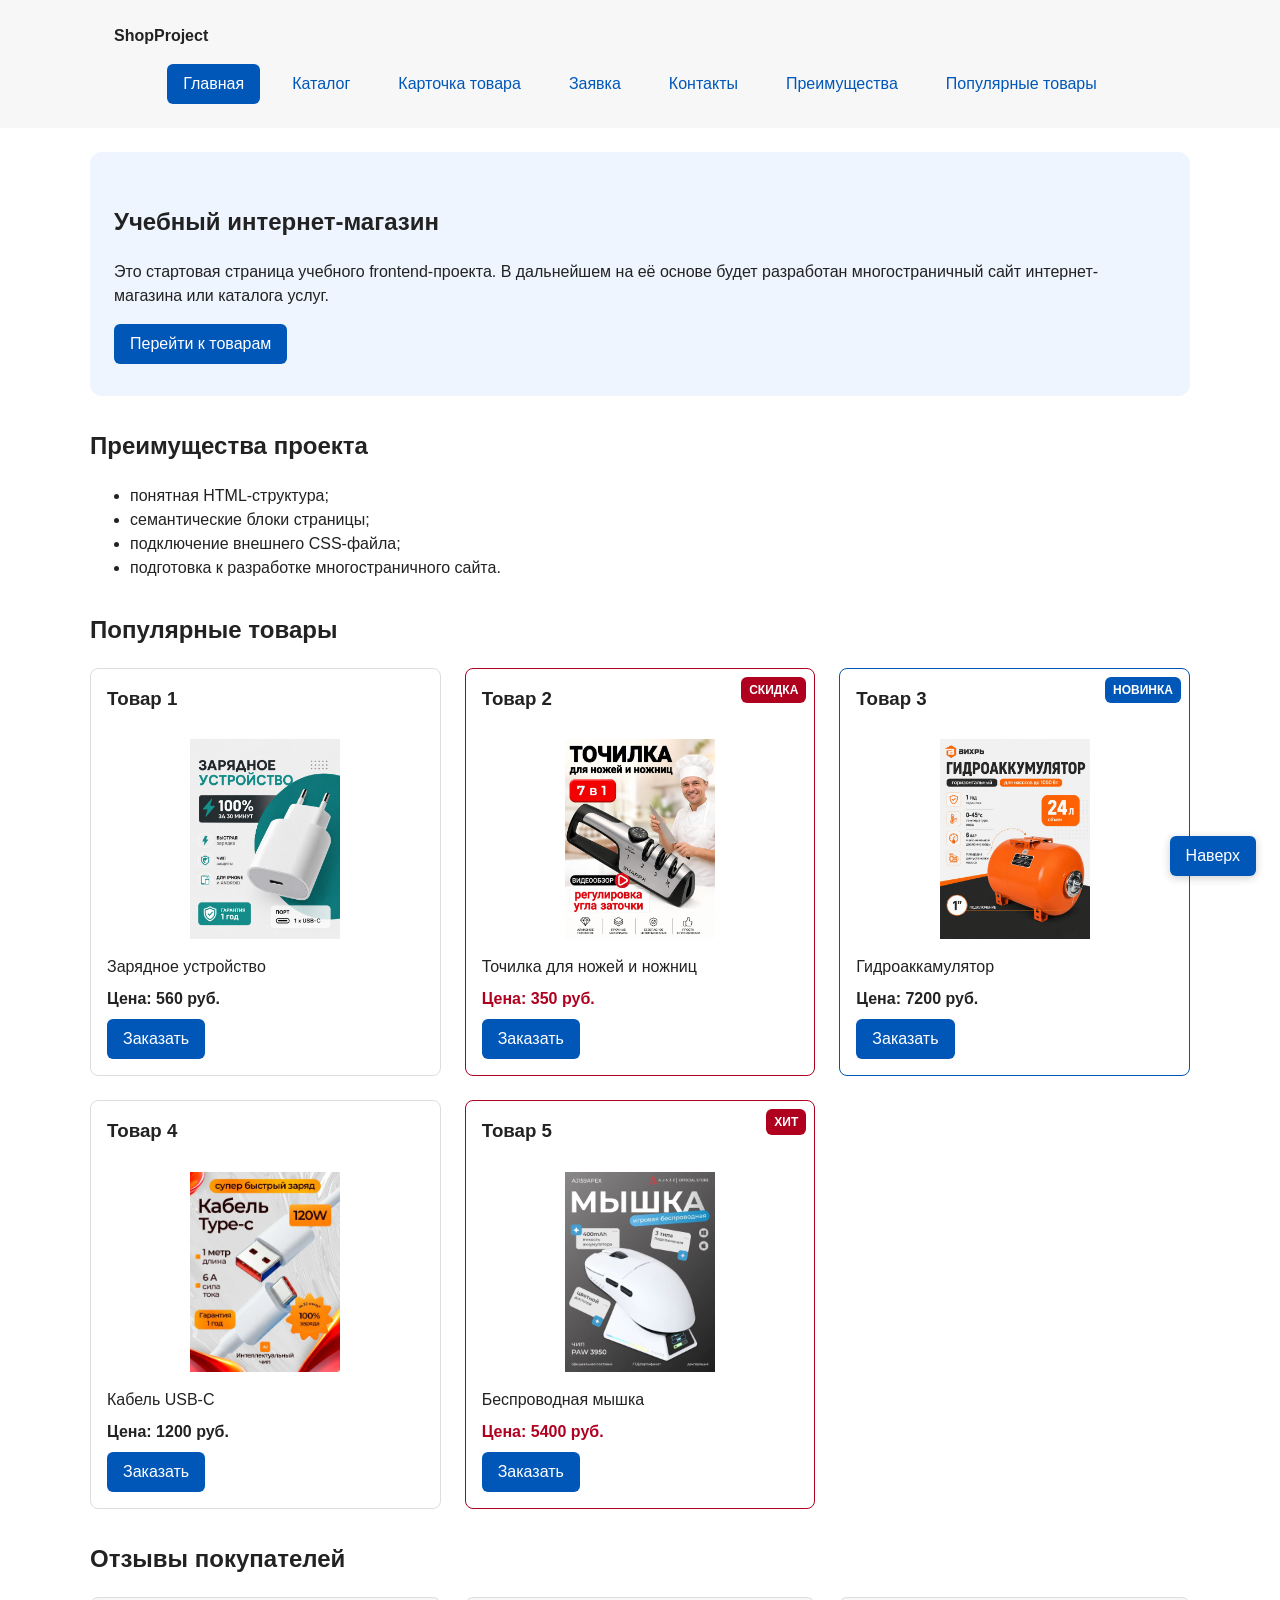
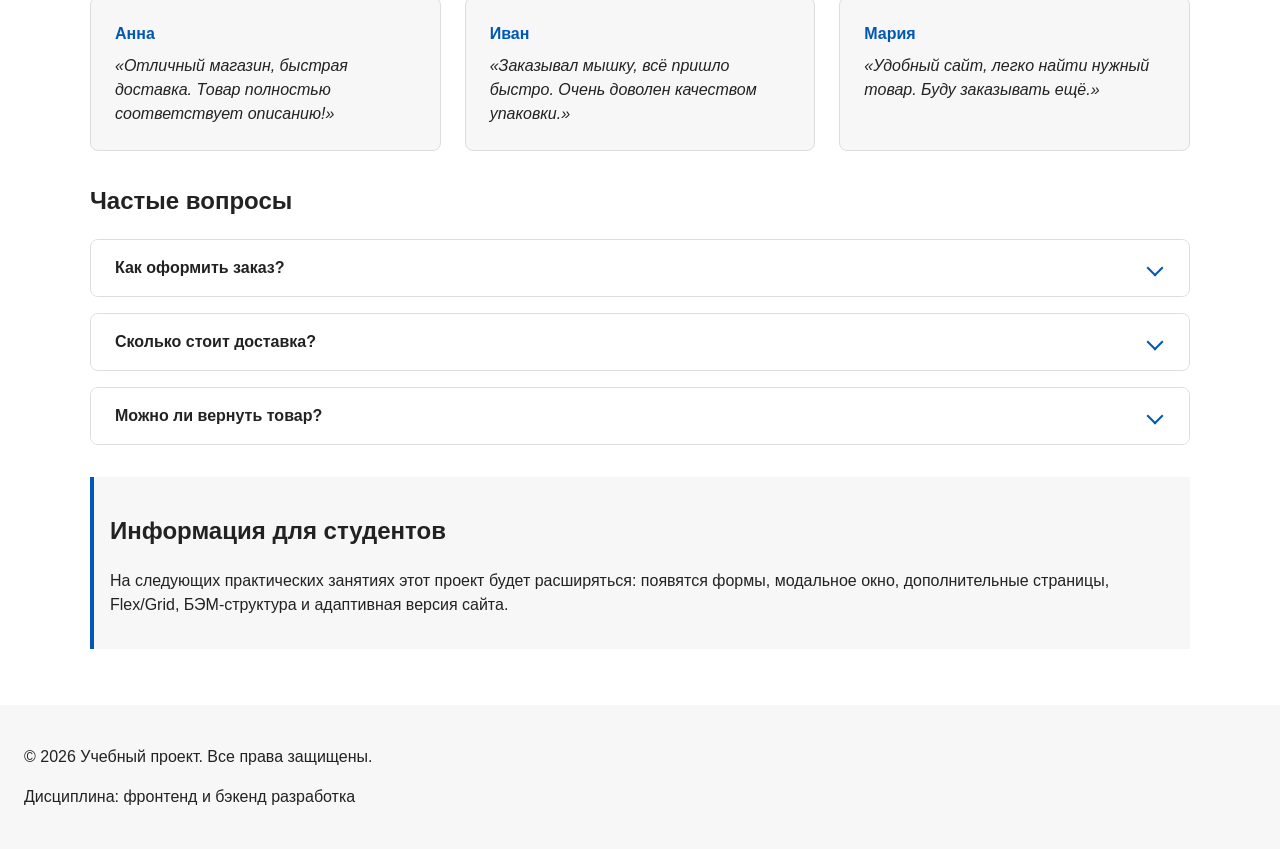
<file: index.html>
<!DOCTYPE html>
<html lang="ru">
<head>
  <meta charset="UTF-8">
  <meta name="viewport" content="width=device-width, initial-scale=1.0">
  <meta name="description" content="Учебный интернет-магазин — стартовая страница проекта.">
  <title>Учебный интернет-магазин</title>
  <link rel="stylesheet" href="css/style.css">
  <script src="js/main.js" defer></script>
</head>
<body>

  <header class="site-header">
    <div class="site-header__inner">
      <a class="site-header__logo" href="index.html">ShopProject</a>

      <nav class="site-nav" aria-label="Основная навигация">
        <ul class="site-nav__list">
          <li class="site-nav__item"><a class="site-nav__link site-nav__link--active" href="index.html">Главная</a></li>
          <li class="site-nav__item"><a class="site-nav__link" href="catalog.html">Каталог</a></li>
          <li class="site-nav__item"><a class="site-nav__link" href="product.html">Карточка товара</a></li>
          <li class="site-nav__item"><a class="site-nav__link" href="order.html">Заявка</a></li>
          <li class="site-nav__item"><a class="site-nav__link" href="contacts.html">Контакты</a></li>
          <li class="site-nav__item"><a class="site-nav__link" href="index.html#advantages">Преимущества</a></li>
          <li class="site-nav__item"><a class="site-nav__link" href="index.html#popular">Популярные товары</a></li>
        </ul>
      </nav>
    </div>
  </header>

  <main>

    <section class="hero">
      <h1>Учебный интернет-магазин</h1>
      <p>
        Это стартовая страница учебного frontend-проекта.
        В дальнейшем на её основе будет разработан многостраничный сайт
        интернет-магазина или каталога услуг.
      </p>
      <a class="button button--primary" href="#popular">Перейти к товарам</a>
    </section>

    <section class="section" id="advantages">
      <h2>Преимущества проекта</h2>

      <ul class="advantages-list">
        <li>понятная HTML-структура;</li>
        <li>семантические блоки страницы;</li>
        <li>подключение внешнего CSS-файла;</li>
        <li>подготовка к разработке многостраничного сайта.</li>
      </ul>
    </section>

    <section class="section" id="popular">
      <h2>Популярные товары</h2>

      <div class="products-grid">

        <article class="product-card">
          <h3 class="product-card__title">Товар 1</h3>
          <img src="images/product-1.jpg" alt="Товар 1" class="product-card__image">
          <p class="product-card__description">Зарядное устройство</p>
          <p class="product-card__price">Цена: 560 руб.</p>
          <button class="button button--primary product-card__button" type="button" data-product="Товар 1">
            Заказать
          </button>
        </article>

        <article class="product-card product-card--discount">
          <span class="product-card__badge">Скидка</span>
          <h3 class="product-card__title">Товар 2</h3>
          <img src="images/product-2.jpg" alt="Товар 2" class="product-card__image">
          <p class="product-card__description">Точилка для ножей и ножниц</p>
          <p class="product-card__price">Цена: 350 руб.</p>
          <button class="button button--primary product-card__button" type="button" data-product="Товар 2">
            Заказать
          </button>
        </article>

        <article class="product-card product-card--featured">
          <span class="product-card__badge">Новинка</span>
          <h3 class="product-card__title">Товар 3</h3>
          <img src="images/product-3.jpg" alt="Товар 3" class="product-card__image">
          <p class="product-card__description">Гидроаккамулятор</p>
          <p class="product-card__price">Цена: 7200 руб.</p>
          <button class="button button--primary product-card__button" type="button" data-product="Товар 3">
            Заказать
          </button>
        </article>

        <!-- Новый товар 4 -->
        <article class="product-card">
          <h3 class="product-card__title">Товар 4</h3>
          <img src="images/product-4.jpg" alt="Товар 4" class="product-card__image">
          <p class="product-card__description">Кабель USB-C</p>
          <p class="product-card__price">Цена: 1200 руб.</p>
          <button class="button button--primary product-card__button" type="button" data-product="Товар 4">
            Заказать
          </button>
        </article>

        <!-- Новый товар 5 -->
        <article class="product-card product-card--discount">
          <span class="product-card__badge">Хит</span>
          <h3 class="product-card__title">Товар 5</h3>
          <img src="images/product-5.jpg" alt="Товар 5" class="product-card__image">
          <p class="product-card__description">Беспроводная мышка</p>
          <p class="product-card__price">Цена: 5400 руб.</p>
          <button class="button button--primary product-card__button" type="button" data-product="Товар 5">
            Заказать
          </button>
        </article>

      </div>
    </section>

    <!-- Блок Отзывы на главной -->
    <section class="section" id="reviews">
      <h2>Отзывы покупателей</h2>
      <div class="reviews-grid">
        <article class="review-card">
          <p class="review-card__author">Анна</p>
          <p class="review-card__text">«Отличный магазин, быстрая доставка. Товар полностью соответствует описанию!»</p>
        </article>
        <article class="review-card">
          <p class="review-card__author">Иван</p>
          <p class="review-card__text">«Заказывал мышку, всё пришло быстро. Очень доволен качеством упаковки.»</p>
        </article>
        <article class="review-card">
          <p class="review-card__author">Мария</p>
          <p class="review-card__text">«Удобный сайт, легко найти нужный товар. Буду заказывать ещё.»</p>
        </article>
      </div>
    </section>

    <!-- Блок FAQ -->
    <section class="faq" id="faq">
      <h2>Частые вопросы</h2>
      <div class="faq__list">
        
        <details class="faq__item">
          <summary class="faq__question">Как оформить заказ?</summary>
          <div class="faq__answer">
            <p>Выберите товар в каталоге, нажмите «Заказать» или «Оформить заявку», заполните форму и отправьте её.</p>
          </div>
        </details>

        <details class="faq__item">
          <summary class="faq__question">Сколько стоит доставка?</summary>
          <div class="faq__answer">
            <p>Доставка по городу бесплатная при заказе от 2000 рублей. В другие регионы — по тарифам почты.</p>
          </div>
        </details>

        <details class="faq__item">
          <summary class="faq__question">Можно ли вернуть товар?</summary>
          <div class="faq__answer">
            <p>Да, в течение 14 дней после получения, если товар не был в использовании и сохранена упаковка.</p>
          </div>
        </details>

      </div>
    </section>

    <aside class="aside-info">
      <h2>Информация для студентов</h2>
      <p>
        На следующих практических занятиях этот проект будет расширяться:
        появятся формы, модальное окно, дополнительные страницы,
        Flex/Grid, БЭМ-структура и адаптивная версия сайта.
      </p>
    </aside>

  </main>

  <footer id="contacts">
    <p>&copy; 2026 Учебный проект. Все права защищены.</p>
    <p>Дисциплина: фронтенд и бэкенд разработка</p>
  </footer>

  <dialog class="order-dialog" id="order-dialog" aria-labelledby="order-dialog-title">
    <!-- Модалка остается без изменений -->
    <h2 class="order-dialog__title" id="order-dialog-title">Оформление заявки</h2>
    <form class="order-form" id="order-form" action="#" method="post" novalidate>
      <input id="selected-product" name="selected-product" type="hidden">
      <div class="order-form__field">
        <label class="order-form__label" for="order-name">Имя</label>
        <input class="order-form__input" id="order-name" name="name" type="text" placeholder="Введите ваше имя" minlength="2" autocomplete="given-name" required>
      </div>
      <div class="order-form__field">
        <label class="order-form__label" for="order-email">E-mail</label>
        <input class="order-form__input" id="order-email" name="email" type="email" placeholder="example@mail.ru" autocomplete="email" required>
      </div>
      <div class="order-form__field">
        <label class="order-form__label" for="order-phone">Телефон</label>
        <input class="order-form__input" id="order-phone" name="phone" type="tel" inputmode="tel" placeholder="+7 (900) 000-00-00" pattern="^\+7 \(\d{3}\) \d{3}-\d{2}-\d{2}$" required>
        <small>Формат: +7 (900) 000-00-00</small>
      </div>
      <div class="order-form__field">
        <label class="order-form__label" for="order-date">Дата связи</label>
        <input class="order-form__input" id="order-date" name="date" type="date">
      </div>
      <div class="order-form__field">
        <label class="order-form__label" for="order-topic">Тема заявки</label>
        <select class="order-form__select" id="order-topic" name="topic" required>
          <option value="">Выберите тему</option>
          <option value="product">Заказ товара</option>
          <option value="consultation">Консультация</option>
          <option value="delivery">Доставка</option>
        </select>
      </div>
      <div class="order-form__field">
        <label class="order-form__label" for="order-comment">Комментарий</label>
        <textarea class="order-form__textarea" id="order-comment" name="comment" rows="4" placeholder="Укажите дополнительную информацию"></textarea>
      </div>
      <div class="order-form__field order-form__field--checkbox">
        <label class="order-form__label">
          <input id="order-agreement" name="agreement" type="checkbox" required>
          Я согласен на обработку данных
        </label>
      </div>
      <div class="order-form__actions">
        <button class="button button--secondary" type="button" id="close-order-dialog">Закрыть</button>
        <button class="button button--primary" type="submit">Отправить заявку</button>
      </div>
    </form>
  </dialog>

  <p class="success-message" id="success-message" hidden>
    Форма успешно отправлена!
  </p>

  <a class="to-top" href="#" aria-label="Наверх">Наверх</a>

</body>
</html>
</file>
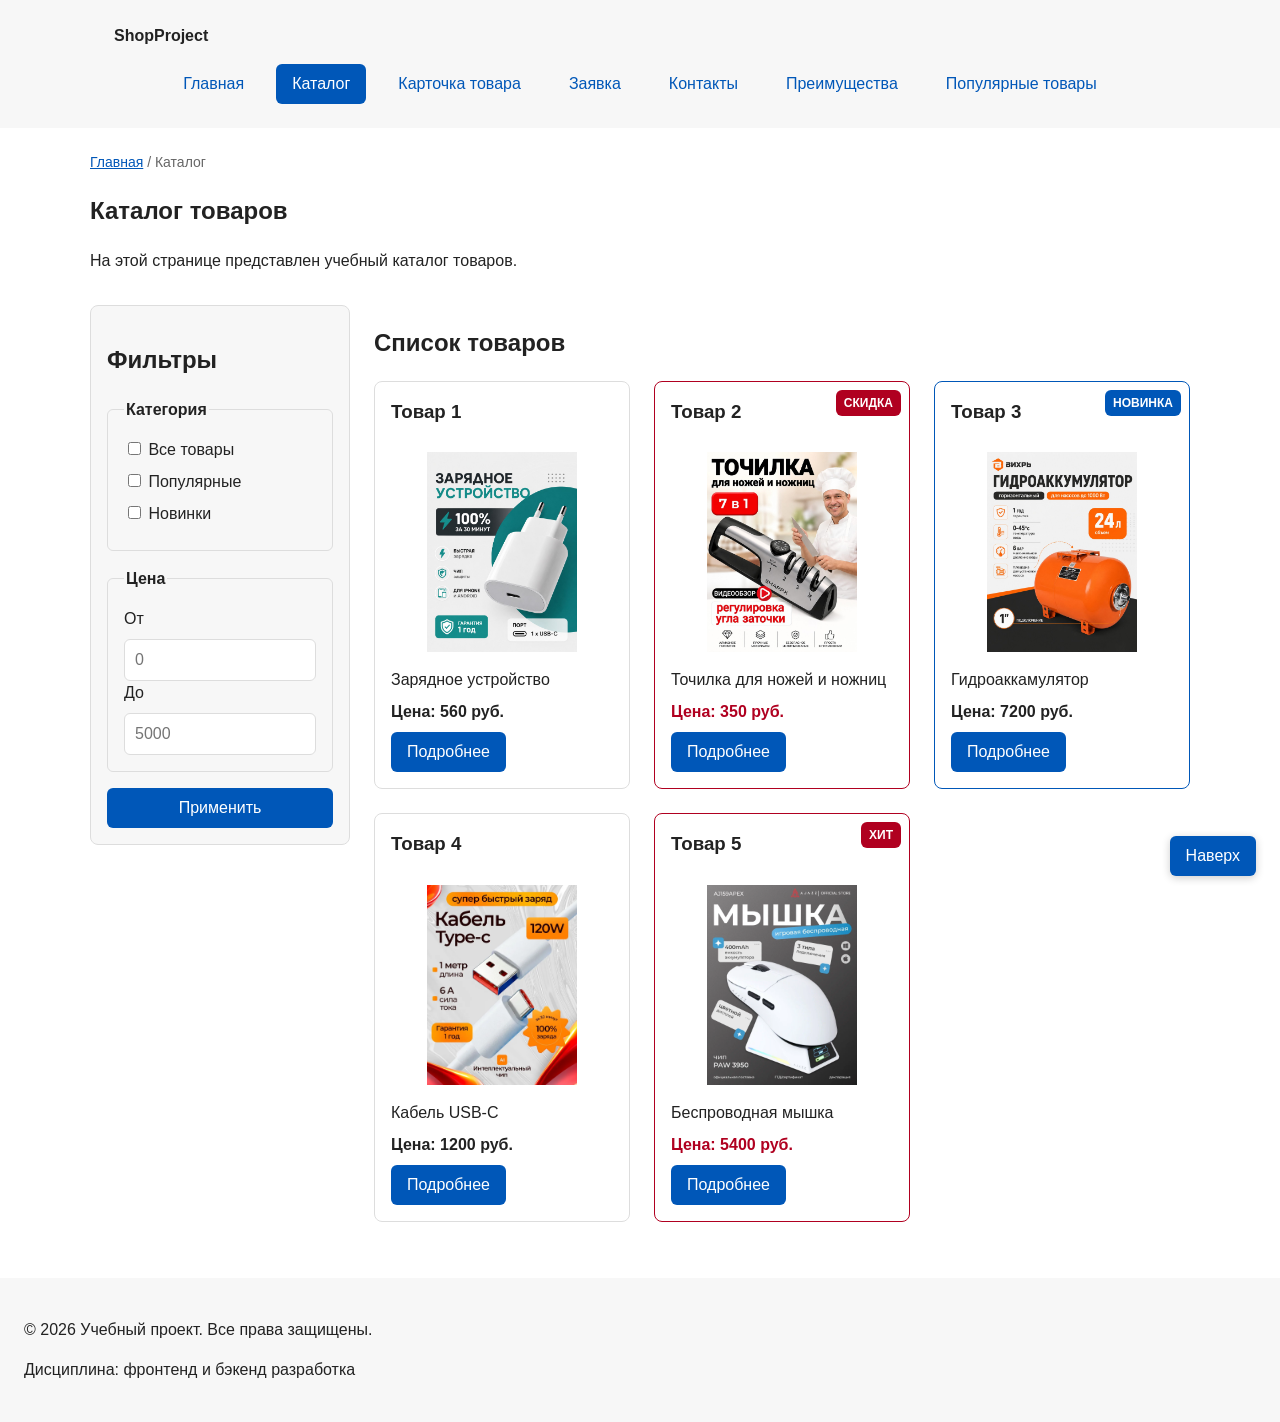
<file: catalog.html>
<!DOCTYPE html>
<html lang="ru">
<head>
  <meta charset="UTF-8">
  <meta name="viewport" content="width=device-width, initial-scale=1.0">
  <meta name="description" content="Каталог товаров учебного интернет-магазина.">
  <title>Каталог товаров – Учебный интернет-магазин</title>
  <link rel="stylesheet" href="css/style.css">
</head>
<body>

  <header class="site-header">
    <div class="site-header__inner">
      <a class="site-header__logo" href="index.html">ShopProject</a>
      <nav class="site-nav" aria-label="Основная навигация">
        <ul class="site-nav__list">
          <li class="site-nav__item"><a class="site-nav__link" href="index.html">Главная</a></li>
          <li class="site-nav__item"><a class="site-nav__link site-nav__link--active" href="catalog.html">Каталог</a></li>
          <li class="site-nav__item"><a class="site-nav__link" href="product.html">Карточка товара</a></li>
          <li class="site-nav__item"><a class="site-nav__link" href="order.html">Заявка</a></li>
          <li class="site-nav__item"><a class="site-nav__link" href="contacts.html">Контакты</a></li>
          <li class="site-nav__item"><a class="site-nav__link" href="index.html#advantages">Преимущества</a></li>
          <li class="site-nav__item"><a class="site-nav__link" href="index.html#popular">Популярные товары</a></li>
        </ul>
      </nav>
    </div>
  </header>

  <main>

    <nav class="breadcrumbs" aria-label="Хлебные крошки">
      <a class="breadcrumbs__link" href="index.html">Главная</a>
      <span class="breadcrumbs__current">Каталог</span>
    </nav>

    <section class="section">
      <h1>Каталог товаров</h1>
      <p>На этой странице представлен учебный каталог товаров.</p>
    </section>

    <section class="catalog-layout">

      <aside class="catalog-filters">
        <h2>Фильтры</h2>
        <form class="filters-form" action="#" method="get">
          <fieldset>
            <legend>Категория</legend>
            <label><input type="checkbox" name="category" value="all"> Все товары</label>
            <label><input type="checkbox" name="category" value="popular"> Популярные</label>
            <label><input type="checkbox" name="category" value="new"> Новинки</label>
          </fieldset>
          <fieldset>
            <legend>Цена</legend>
            <label for="price-from">От</label>
            <input id="price-from" name="price-from" type="number" min="0" placeholder="0">
            <label for="price-to">До</label>
            <input id="price-to" name="price-to" type="number" min="0" placeholder="5000">
          </fieldset>
          <button class="button button--primary" type="submit">Применить</button>
        </form>
      </aside>

      <section class="catalog-products">
        <h2>Список товаров</h2>
        <div class="products-grid">

          <article class="product-card">
            <h3 class="product-card__title">Товар 1</h3>
            <img src="images/product-1.jpg" alt="Товар 1" class="product-card__image">
            <p class="product-card__description">Зарядное устройство</p>
            <p class="product-card__price">Цена: 560 руб.</p>
            <a class="button button--primary product-card__button" href="product.html">Подробнее</a>
          </article>

          <article class="product-card product-card--discount">
            <span class="product-card__badge">Скидка</span>
            <h3 class="product-card__title">Товар 2</h3>
            <img src="images/product-2.jpg" alt="Товар 2" class="product-card__image">
            <p class="product-card__description">Точилка для ножей и ножниц</p>
            <p class="product-card__price">Цена: 350 руб.</p>
            <a class="button button--primary product-card__button" href="product.html">Подробнее</a>
          </article>

          <article class="product-card product-card--featured">
            <span class="product-card__badge">Новинка</span>
            <h3 class="product-card__title">Товар 3</h3>
            <img src="images/product-3.jpg" alt="Товар 3" class="product-card__image">
            <p class="product-card__description">Гидроаккамулятор</p>
            <p class="product-card__price">Цена: 7200 руб.</p>
            <a class="button button--primary product-card__button" href="product.html">Подробнее</a>
          </article>

          <!-- Новый товар 4 -->
          <article class="product-card">
            <h3 class="product-card__title">Товар 4</h3>
            <img src="images/product-4.jpg" alt="Товар 4" class="product-card__image">
            <p class="product-card__description">Кабель USB-C</p>
            <p class="product-card__price">Цена: 1200 руб.</p>
            <a class="button button--primary product-card__button" href="product.html">Подробнее</a>
          </article>

          <!-- Новый товар 5 -->
          <article class="product-card product-card--discount">
            <span class="product-card__badge">Хит</span>
            <h3 class="product-card__title">Товар 5</h3>
            <img src="images/product-5.jpg" alt="Товар 5" class="product-card__image">
            <p class="product-card__description">Беспроводная мышка</p>
            <p class="product-card__price">Цена: 5400 руб.</p>
            <a class="button button--primary product-card__button" href="product.html">Подробнее</a>
          </article>

        </div>
      </section>
    </section>
  </main>

  <footer id="contacts">
    <p>&copy; 2026 Учебный проект. Все права защищены.</p>
    <p>Дисциплина: фронтенд и бэкенд разработка</p>
  </footer>

  <a class="to-top" href="#" aria-label="Наверх">Наверх</a>
</body>
</html>
</file>
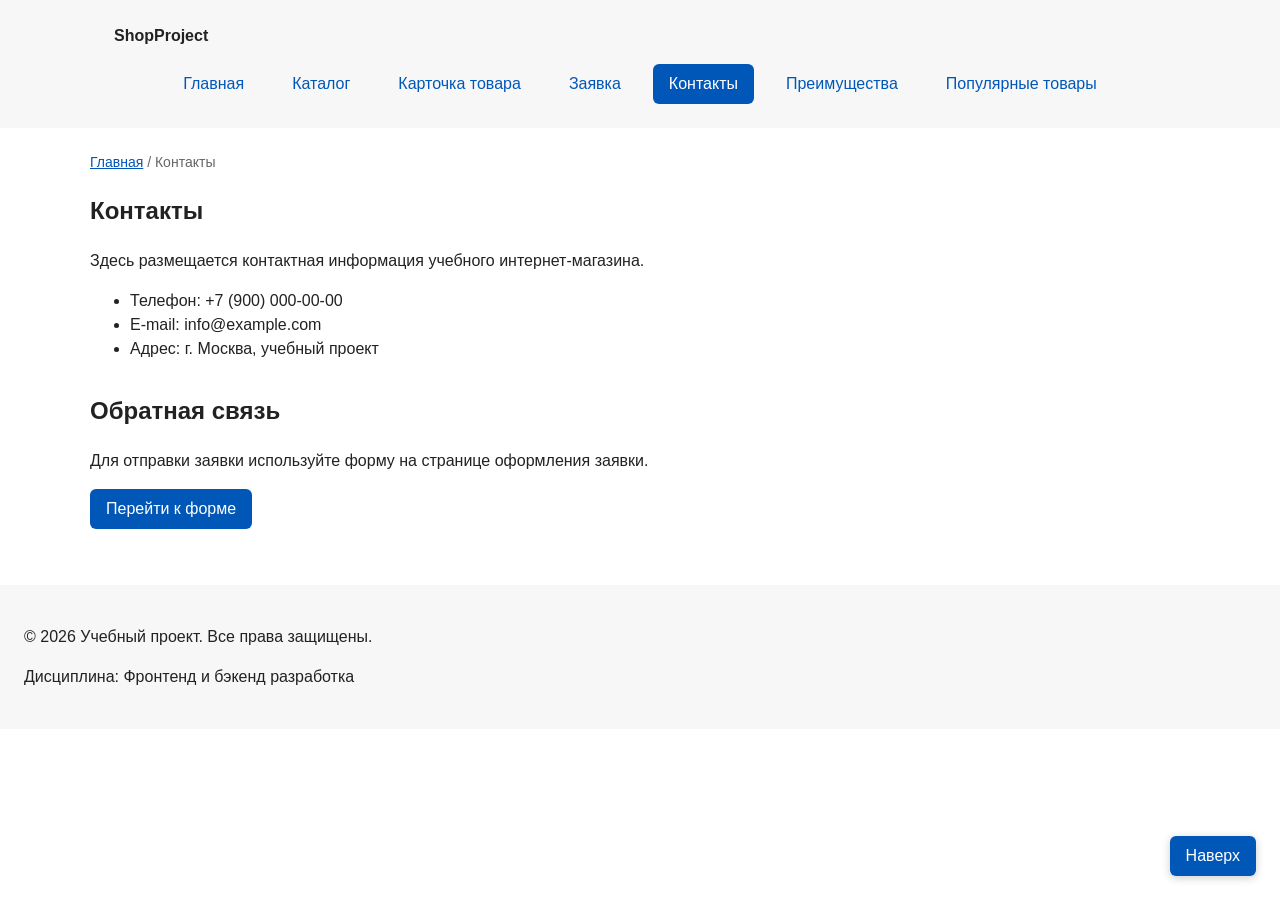
<file: contacts.html>
<!DOCTYPE html>
<html lang="ru">
<head>
  <meta charset="UTF-8">
  <meta name="viewport" content="width=device-width, initial-scale=1.0">
  <meta name="description" content="Контактная информация учебного интернет-магазина.">
  <title>Контакты – Учебный интернет-магазин</title>
  <link rel="stylesheet" href="css/style.css">
</head>
<body>

  <header class="site-header">
    <div class="site-header__inner">
      <a class="site-header__logo" href="index.html">ShopProject</a>

      <nav class="site-nav" aria-label="Основная навигация">
        <ul class="site-nav__list">
          <li class="site-nav__item"><a class="site-nav__link" href="index.html">Главная</a></li>
          <li class="site-nav__item"><a class="site-nav__link" href="catalog.html">Каталог</a></li>
          <li class="site-nav__item"><a class="site-nav__link" href="product.html">Карточка товара</a></li>
          <li class="site-nav__item"><a class="site-nav__link" href="order.html">Заявка</a></li>
          <li class="site-nav__item"><a class="site-nav__link site-nav__link--active" href="contacts.html">Контакты</a></li>
          <li class="site-nav__item"><a class="site-nav__link" href="index.html#advantages">Преимущества</a></li>
          <li class="site-nav__item"><a class="site-nav__link" href="index.html#popular">Популярные товары</a></li>
        </ul>
      </nav>
    </div>
  </header>

  <main>

    <nav class="breadcrumbs" aria-label="Хлебные крошки">
      <a class="breadcrumbs__link" href="index.html">Главная</a>
      <span class="breadcrumbs__current">Контакты</span>
    </nav>

    <section class="section">
      <h1>Контакты</h1>
      <p>
        Здесь размещается контактная информация учебного интернет-магазина.
      </p>
      <ul>
        <li>Телефон: +7 (900) 000-00-00</li>
        <li>E-mail: info@example.com</li>
        <li>Адрес: г. Москва, учебный проект</li>
      </ul>
    </section>

    <section class="section" id="feedback">
      <h2>Обратная связь</h2>
      <p>
        Для отправки заявки используйте форму на странице оформления заявки.
      </p>
      <a class="button button--primary" href="order.html">Перейти к форме</a>
    </section>

  </main>

  <footer>
    <p>&copy; 2026 Учебный проект. Все права защищены.</p>
    <p>Дисциплина: Фронтенд и бэкенд разработка</p>
  </footer>

  <a class="to-top" href="#">Наверх</a>

</body>
</html>
</file>
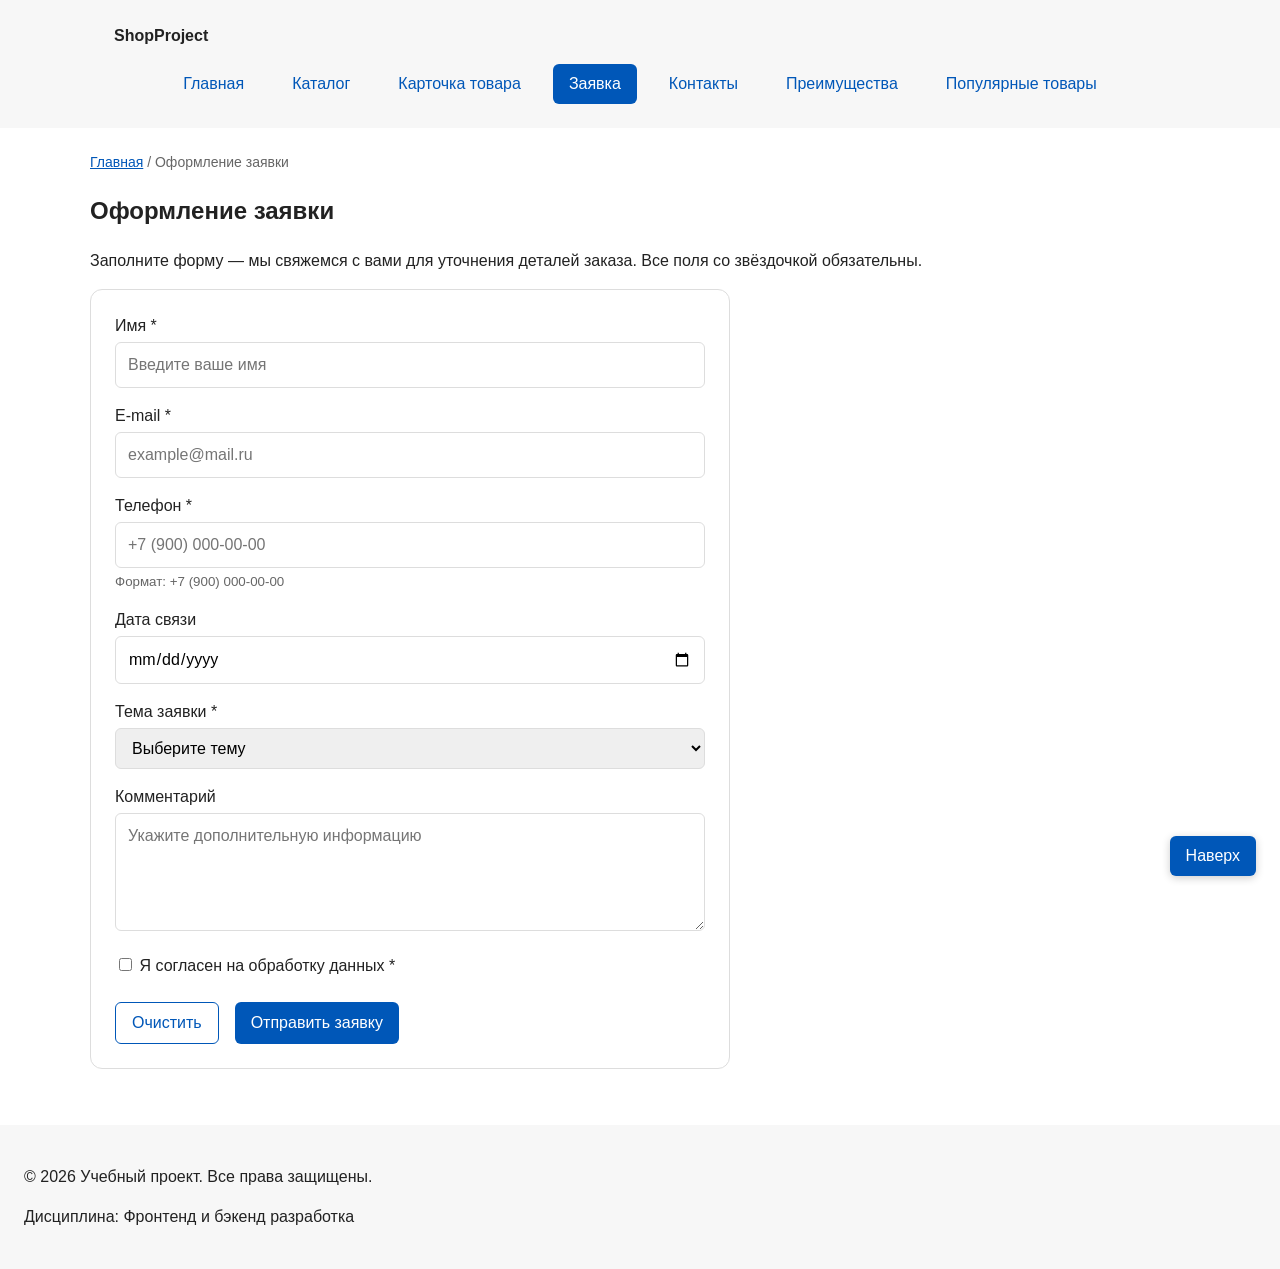
<file: order.html>
<!DOCTYPE html>
<html lang="ru">
<head>
  <meta charset="UTF-8">
  <meta name="viewport" content="width=device-width, initial-scale=1.0">
  <meta name="description" content="Страница оформления заявки учебного интернет-магазина.">
  <title>Оформление заявки – Учебный интернет-магазин</title>
  <link rel="stylesheet" href="css/style.css">
  <script src="js/main.js" defer></script>
</head>
<body>

  <header class="site-header">
    <div class="site-header__inner">
      <a class="site-header__logo" href="index.html">ShopProject</a>

      <nav class="site-nav" aria-label="Основная навигация">
        <ul class="site-nav__list">
          <li class="site-nav__item"><a class="site-nav__link" href="index.html">Главная</a></li>
          <li class="site-nav__item"><a class="site-nav__link" href="catalog.html">Каталог</a></li>
          <li class="site-nav__item"><a class="site-nav__link" href="product.html">Карточка товара</a></li>
          <li class="site-nav__item"><a class="site-nav__link site-nav__link--active" href="order.html">Заявка</a></li>
          <li class="site-nav__item"><a class="site-nav__link" href="contacts.html">Контакты</a></li>
          <li class="site-nav__item"><a class="site-nav__link" href="index.html#advantages">Преимущества</a></li>
          <li class="site-nav__item"><a class="site-nav__link" href="index.html#popular">Популярные товары</a></li>
        </ul>
      </nav>
    </div>
  </header>

  <main>

    <nav class="breadcrumbs" aria-label="Хлебные крошки">
      <a class="breadcrumbs__link" href="index.html">Главная</a>
      <span class="breadcrumbs__current">Оформление заявки</span>
    </nav>

    <section class="order-page">
      <h1>Оформление заявки</h1>

      <p>
        Заполните форму — мы свяжемся с вами для уточнения деталей заказа.
        Все поля со звёздочкой обязательны.
      </p>

      <form class="order-form order-page__form" id="order-form" action="#" method="post" novalidate>

        <input id="selected-product" name="selected-product" type="hidden">

        <div class="order-form__field">
          <label class="order-form__label" for="order-name">Имя *</label>
          <input
            class="order-form__input"
            id="order-name"
            name="name"
            type="text"
            placeholder="Введите ваше имя"
            minlength="2"
            autocomplete="given-name"
            required
          >
        </div>

        <div class="order-form__field">
          <label class="order-form__label" for="order-email">E-mail *</label>
          <input
            class="order-form__input"
            id="order-email"
            name="email"
            type="email"
            placeholder="example@mail.ru"
            autocomplete="email"
            required
          >
        </div>

        <div class="order-form__field">
          <label class="order-form__label" for="order-phone">Телефон *</label>
          <input
            class="order-form__input"
            id="order-phone"
            name="phone"
            type="tel"
            inputmode="tel"
            placeholder="+7 (900) 000-00-00"
            pattern="^\+7 \(\d{3}\) \d{3}-\d{2}-\d{2}$"
            required
          >
          <small>Формат: +7 (900) 000-00-00</small>
        </div>

        <div class="order-form__field">
          <label class="order-form__label" for="order-date">Дата связи</label>
          <input class="order-form__input" id="order-date" name="date" type="date">
        </div>

        <div class="order-form__field">
          <label class="order-form__label" for="order-topic">Тема заявки *</label>
          <select class="order-form__select" id="order-topic" name="topic" required>
            <option value="">Выберите тему</option>
            <option value="product">Заказ товара</option>
            <option value="consultation">Консультация</option>
            <option value="delivery">Доставка</option>
          </select>
        </div>

        <div class="order-form__field">
          <label class="order-form__label" for="order-comment">Комментарий</label>
          <textarea
            class="order-form__textarea"
            id="order-comment"
            name="comment"
            rows="4"
            placeholder="Укажите дополнительную информацию"
          ></textarea>
        </div>

        <div class="order-form__field order-form__field--checkbox">
          <label class="order-form__label">
            <input id="order-agreement" name="agreement" type="checkbox" required>
            Я согласен на обработку данных *
          </label>
        </div>

        <div class="order-form__actions">
          <button class="button button--secondary" type="reset">Очистить</button>
          <button class="button button--primary" type="submit">Отправить заявку</button>
        </div>

      </form>

      <p class="success-message" id="success-message" hidden>
        Форма успешно отправлена!
      </p>
    </section>

  </main>

  <footer>
    <p>&copy; 2026 Учебный проект. Все права защищены.</p>
    <p>Дисциплина: Фронтенд и бэкенд разработка</p>
  </footer>

  <a class="to-top" href="#">Наверх</a>

</body>
</html>
</file>
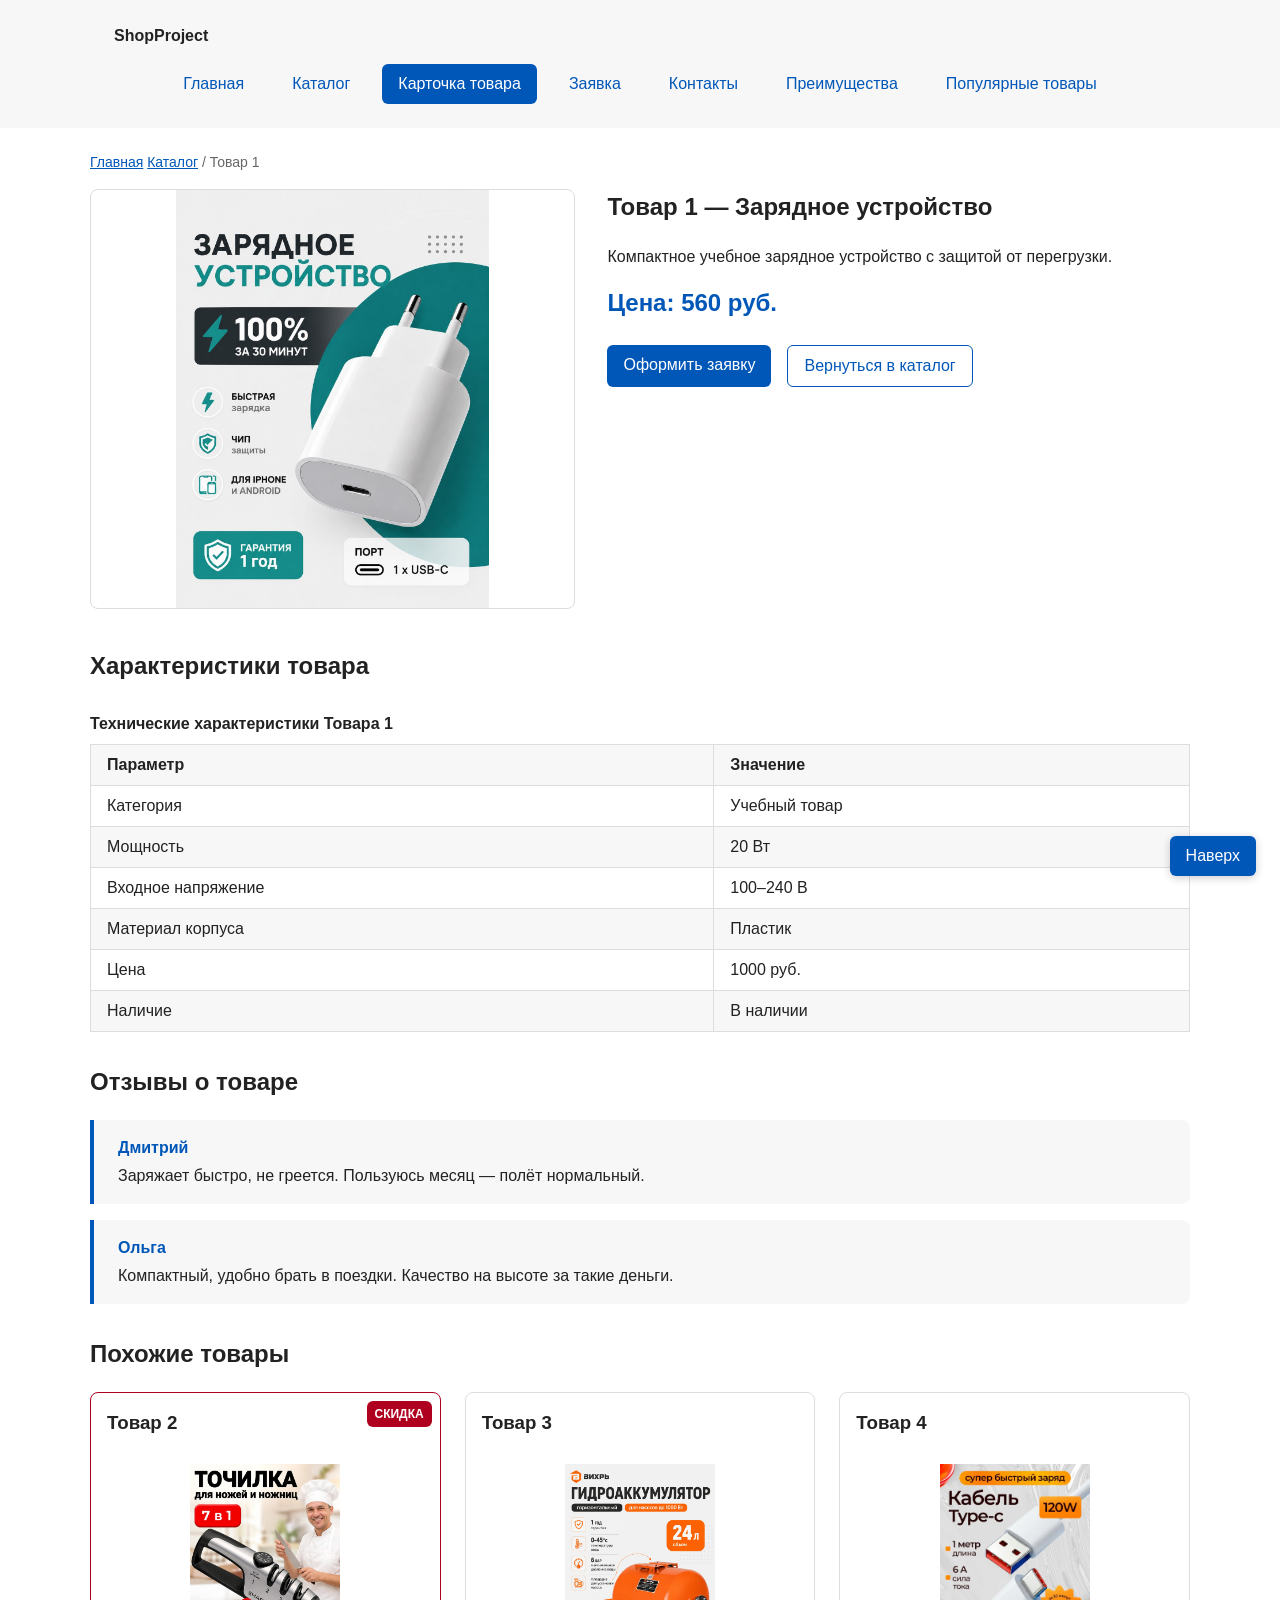
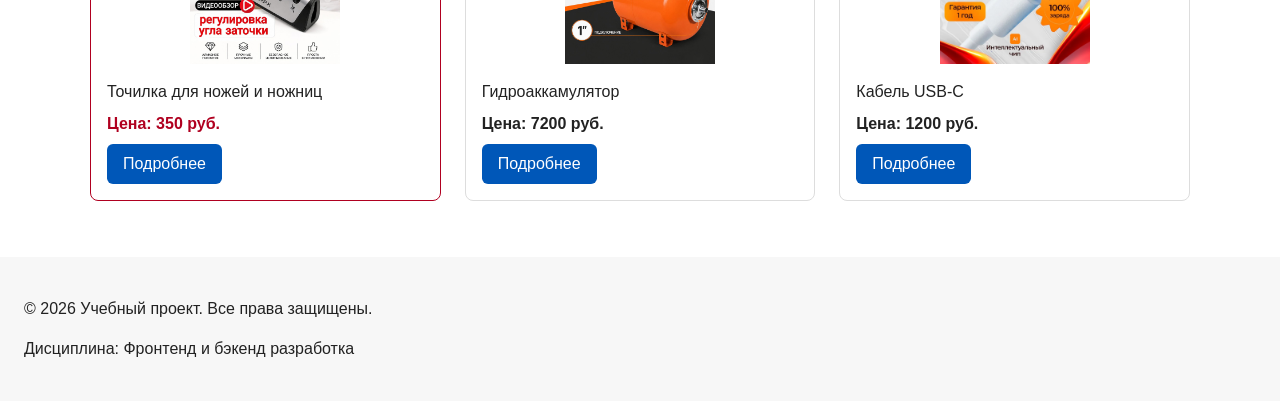
<file: product.html>
<!DOCTYPE html>
<html lang="ru">
<head>
  <meta charset="UTF-8">
  <meta name="viewport" content="width=device-width, initial-scale=1.0">
  <meta name="description" content="Страница товара учебного интернет-магазина: изображение, описание, характеристики и цена.">
  <title>Товар 1 – Учебный интернет-магазин</title>
  <link rel="stylesheet" href="css/style.css">
</head>
<body>

  <header class="site-header">
    <div class="site-header__inner">
      <a class="site-header__logo" href="index.html">ShopProject</a>
      <nav class="site-nav" aria-label="Основная навигация">
        <ul class="site-nav__list">
          <li class="site-nav__item"><a class="site-nav__link" href="index.html">Главная</a></li>
          <li class="site-nav__item"><a class="site-nav__link" href="catalog.html">Каталог</a></li>
          <li class="site-nav__item"><a class="site-nav__link site-nav__link--active" href="product.html">Карточка товара</a></li>
          <li class="site-nav__item"><a class="site-nav__link" href="order.html">Заявка</a></li>
          <li class="site-nav__item"><a class="site-nav__link" href="contacts.html">Контакты</a></li>
          <li class="site-nav__item"><a class="site-nav__link" href="index.html#advantages">Преимущества</a></li>
          <li class="site-nav__item"><a class="site-nav__link" href="index.html#popular">Популярные товары</a></li>
        </ul>
      </nav>
    </div>
  </header>

  <main>
    <nav class="breadcrumbs" aria-label="Хлебные крошки">
      <a class="breadcrumbs__link" href="index.html">Главная</a>
      <a class="breadcrumbs__link" href="catalog.html">Каталог</a>
      <span class="breadcrumbs__current">Товар 1</span>
    </nav>

    <section class="product-detail">
      <div class="product-detail__media">
        <img src="images/product-1.jpg" alt="Товар 1 — зарядное устройство" class="product-detail__image">
      </div>
      <div class="product-detail__info">
        <h1 class="product-detail__title">Товар 1 — Зарядное устройство</h1>
        <p>Компактное учебное зарядное устройство с защитой от перегрузки.</p>
        <p class="product-detail__price">Цена: 560 руб.</p>
        <div class="product-detail__actions">
          <a class="button button--primary" href="order.html">Оформить заявку</a>
          <a class="button button--secondary" href="catalog.html">Вернуться в каталог</a>
        </div>
      </div>
    </section>

    <section class="section">
      <h2>Характеристики товара</h2>
      <table class="product-table">
        <caption>Технические характеристики Товара 1</caption>
        <thead>
          <tr><th scope="col">Параметр</th><th scope="col">Значение</th></tr>
        </thead>
        <tbody>
          <tr><td>Категория</td><td>Учебный товар</td></tr>
          <tr><td>Мощность</td><td>20 Вт</td></tr>
          <tr><td>Входное напряжение</td><td>100–240 В</td></tr>
          <tr><td>Материал корпуса</td><td>Пластик</td></tr>
          <tr><td>Цена</td><td>1000 руб.</td></tr>
          <tr><td>Наличие</td><td>В наличии</td></tr>
        </tbody>
      </table>
    </section>

    <!-- Блок Отзывы на товар -->
    <section class="product-reviews">
      <h2>Отзывы о товаре</h2>
      <div class="product-reviews__list">
        <article class="product-reviews__item">
          <p class="product-reviews__author">Дмитрий</p>
          <p class="product-reviews__text">Заряжает быстро, не греется. Пользуюсь месяц — полёт нормальный.</p>
        </article>
        <article class="product-reviews__item">
          <p class="product-reviews__author">Ольга</p>
          <p class="product-reviews__text">Компактный, удобно брать в поездки. Качество на высоте за такие деньги.</p>
        </article>
      </div>
    </section>

    <section class="section">
      <h2>Похожие товары</h2>
      <div class="products-grid">
        <article class="product-card product-card--discount">
          <span class="product-card__badge">Скидка</span>
          <h3 class="product-card__title">Товар 2</h3>
          <img src="images/product-2.jpg" alt="Товар 2" class="product-card__image">
          <p class="product-card__description">Точилка для ножей и ножниц</p>
          <p class="product-card__price">Цена: 350 руб.</p>
          <a class="button button--primary product-card__button" href="product.html">Подробнее</a>
        </article>
        <article class="product-card">
          <h3 class="product-card__title">Товар 3</h3>
          <img src="images/product-3.jpg" alt="Товар 3" class="product-card__image">
          <p class="product-card__description">Гидроаккамулятор</p>
          <p class="product-card__price">Цена: 7200 руб.</p>
          <a class="button button--primary product-card__button" href="product.html">Подробнее</a>
        </article>
        <article class="product-card">
          <h3 class="product-card__title">Товар 4</h3>
          <img src="images/product-4.jpg" alt="Товар 4" class="product-card__image">
          <p class="product-card__description">Кабель USB-C</p>
          <p class="product-card__price">Цена: 1200 руб.</p>
          <a class="button button--primary product-card__button" href="product.html">Подробнее</a>
        </article>
      </div>
    </section>
  </main>

  <footer>
    <p>&copy; 2026 Учебный проект. Все права защищены.</p>
    <p>Дисциплина: Фронтенд и бэкенд разработка</p>
  </footer>

  <a class="to-top" href="#" aria-label="Наверх">Наверх</a>
</body>
</html>
</file>
<file: css/style.css>
/* ===================================
   1. Переменные проекта
   =================================== */
:root {
  /* Основные цвета */
  --color-bg: #ffffff;
  --color-text: #222222;
  --color-muted: #666666;
  --color-primary: #0057b8;
  --color-primary-dark: #003f86;
  --color-border: #dddddd;
  --color-surface: #f7f7f7;
  --color-surface-accent: #eef5ff;
  --color-danger: #b00020;
  --color-success: #168a2f;
  --color-success-bg: #eefaf0;
  --color-white: #ffffff;

  /* Отступы */
  --space-xs: 4px;
  --space-sm: 8px;
  --space-md: 16px;
  --space-lg: 24px;
  --space-xl: 32px;

  /* Скругления */
  --radius-sm: 6px;
  --radius-md: 8px;
  --radius-lg: 12px;

  /* Размеры */
  --container-width: 1100px;
}

/* ===================================
   2. Базовые стили
   =================================== */
* {
  box-sizing: border-box;
}

html {
  scroll-behavior: smooth;
}

body {
  margin: 0;
  font-family: Arial, sans-serif;
  line-height: 1.5;
  color: var(--color-text);
  background-color: var(--color-bg);
}

main,
footer {
  padding: var(--space-lg);
}

footer {
  background-color: var(--color-surface);
}

/* ===================================
   3. Общие элементы интерфейса
   =================================== */
a {
  color: var(--color-primary);
}

a:hover {
  color: var(--color-primary-dark);
}

a:focus-visible {
  outline: 2px solid var(--color-primary);
  outline-offset: 3px;
}

/* --- Блок button --- */
.button {
  display: inline-block;
  padding: var(--space-sm) var(--space-md);
  border: none;
  border-radius: var(--radius-sm);
  font: inherit;
  text-decoration: none;
  cursor: pointer;
}

.button:focus-visible {
  outline: 2px solid var(--color-primary);
  outline-offset: 3px;
}

.button:disabled,
.button--disabled {
  opacity: 0.6;
  cursor: not-allowed;
}

.button--primary {
  color: var(--color-white);
  background-color: var(--color-primary);
}

.button--primary:hover {
  background-color: var(--color-primary-dark);
}

.button--secondary {
  color: var(--color-primary);
  background-color: transparent;
  border: 1px solid var(--color-primary);
}

.button--secondary:hover {
  color: var(--color-white);
  background-color: var(--color-primary);
}

/* Ссылка-кнопка не должна терять белый текст при hover */
a.button--primary,
a.button--primary:hover,
a.button--primary:focus,
a.button--primary:focus-visible,
a.button--primary:active {
  color: var(--color-white);
}

/* Подсветка цели якоря */
:target {
  outline: 2px dashed var(--color-primary);
  outline-offset: 4px;
}

/* ===================================
   4. Компоненты страницы
   =================================== */

/* --- Шапка и навигация --- */
.site-header {
  position: sticky;
  top: 0;
  z-index: 100;
  background-color: var(--color-surface);
}

.site-header__inner {
  max-width: var(--container-width);
  margin: 0 auto;
  padding: var(--space-lg);
}

.site-header__logo {
  font-weight: 700;
  text-decoration: none;
  color: var(--color-text);
}

.site-nav__list {
  display: flex;
  flex-wrap: wrap;
  justify-content: center;
  align-items: center;
  gap: var(--space-md);
  padding: 0;
  margin: var(--space-md) 0 0;
  list-style: none;
}

.site-nav__link {
  display: inline-block;
  padding: var(--space-sm) var(--space-md);
  color: var(--color-primary);
  text-decoration: none;
  border-radius: var(--radius-sm);
}

.site-nav__link:hover {
  color: var(--color-white);
  background-color: var(--color-primary);
}

.site-nav__link:focus-visible {
  outline: 2px solid var(--color-primary);
  outline-offset: 3px;
}

.site-nav__link--active {
  color: var(--color-white);
  background-color: var(--color-primary);
}

/* --- Хлебные крошки --- */
.breadcrumbs {
  max-width: var(--container-width);
  margin: 0 auto var(--space-md);
  font-size: 14px;
  color: var(--color-muted);
}

.breadcrumbs__link {
  color: var(--color-primary);
}

.breadcrumbs__current::before {
  content: " / ";
  color: var(--color-muted);
}

/* --- Hero --- */
.hero {
  max-width: var(--container-width);
  margin: 0 auto var(--space-xl);
  padding: var(--space-xl) var(--space-lg);
  background-color: var(--color-surface-accent);
  border-radius: var(--radius-lg);
}

/* --- Секции --- */
.section {
  max-width: var(--container-width);
  margin: 0 auto var(--space-xl);
}

.section h2 {
  margin-top: 0;
}

/* --- Сетка карточек --- */
.products-grid {
  display: grid;
  grid-template-columns: repeat(3, 1fr);
  gap: var(--space-lg);
}

/* --- Карточка товара --- */
.product-card {
  position: relative; /* контейнер для абсолютного бейджа */
  display: flex;
  flex-direction: column;
  gap: var(--space-sm);
  padding: var(--space-md);
  border: 1px solid var(--color-border);
  border-radius: var(--radius-md);
  background-color: var(--color-bg);
}

.product-card:hover {
  border-color: var(--color-primary);
}

.product-card--featured {
  border-color: var(--color-primary);
}

.product-card--discount {
  border-color: var(--color-danger);
}

.product-card--discount .product-card__price {
  color: var(--color-danger);
}

.product-card__badge {
  position: absolute;
  top: var(--space-sm);
  right: var(--space-sm);
  padding: 4px 8px;
  color: var(--color-white);
  background-color: var(--color-danger);
  border-radius: var(--radius-sm);
  font-size: 12px;
  font-weight: 700;
  text-transform: uppercase;
  z-index: 1;
}

.product-card--featured .product-card__badge {
  background-color: var(--color-primary);
}

.product-card__title {
  margin-top: 0;
}

.product-card__image {
  display: block;
  width: 100%;
  height: 200px;
  object-fit: contain;
  margin-bottom: var(--space-sm);
}

.product-card__description {
  margin: 0;
}

.product-card__price {
  margin: 0;
  font-weight: 700;
}

.product-card__button {
  margin-top: auto;
  align-self: flex-start;
}

/* --- Блок aside --- */
.aside-info {
  max-width: var(--container-width);
  margin: 0 auto var(--space-xl);
  padding: var(--space-md);
  border-left: 4px solid var(--color-primary);
  background-color: var(--color-surface);
}

/* ===================================
   5. Форма и модальное окно
   =================================== */

/* --- Модальное окно --- */
.order-dialog {
  width: min(100% - 32px, 560px);
  padding: var(--space-lg);
  border: none;
  border-radius: var(--radius-lg);
  z-index: 200;
}

.order-dialog::backdrop {
  background-color: rgba(0, 0, 0, 0.5);
}

.order-dialog__title {
  margin-top: 0;
}

/* --- Поля формы --- */
.order-form__field {
  margin-bottom: var(--space-md);
}

.order-form__label {
  display: block;
  margin-bottom: var(--space-xs);
}

.order-form__input,
.order-form__select,
.order-form__textarea {
  width: 100%;
  padding: 10px 12px;
  border: 1px solid var(--color-border);
  border-radius: var(--radius-sm);
  font: inherit;
}

.order-form__input[type="checkbox"] {
  width: auto;
}

.order-form__field small {
  display: block;
  margin-top: var(--space-xs);
  color: var(--color-muted);
}

.order-form__input:hover,
.order-form__select:hover,
.order-form__textarea:hover {
  border-color: var(--color-primary);
}

.order-form__input:focus-visible,
.order-form__select:focus-visible,
.order-form__textarea:focus-visible,
.order-form__actions .button:focus-visible {
  outline: 2px solid var(--color-primary);
  outline-offset: 3px;
}

[aria-invalid="true"] {
  border-color: var(--color-danger);
}

.order-form__actions {
  display: flex;
  gap: var(--space-md);
  margin-top: var(--space-lg);
}

/* --- Сообщение об успехе --- */
.success-message {
  max-width: var(--container-width);
  margin: var(--space-lg) auto;
  padding: var(--space-md);
  border-left: 4px solid var(--color-success);
  background-color: var(--color-success-bg);
}

/* ===================================
   6. Каталог: фильтры + товары
   =================================== */
.catalog-layout {
  max-width: var(--container-width);
  margin: 0 auto var(--space-xl);
  display: grid;
  grid-template-columns: 260px 1fr;
  grid-template-areas: "filters products";
  gap: var(--space-lg);
}

.catalog-filters {
  grid-area: filters;
  padding: var(--space-md);
  border: 1px solid var(--color-border);
  border-radius: var(--radius-md);
  background-color: var(--color-surface);
}

.catalog-products {
  grid-area: products;
}

/* --- Форма фильтров --- */
.filters-form {
  display: grid;
  gap: var(--space-md);
}

.filters-form fieldset {
  margin: 0;
  padding: var(--space-md);
  border: 1px solid var(--color-border);
  border-radius: var(--radius-sm);
}

.filters-form legend {
  font-weight: 700;
}

.filters-form label {
  display: block;
  margin-bottom: var(--space-sm);
}

.filters-form input[type="number"] {
  width: 100%;
  padding: 8px 10px;
  border: 1px solid var(--color-border);
  border-radius: var(--radius-sm);
  font: inherit;
}

/* ===================================
   7. Позиционирование: фикс-кнопка «Наверх»
   =================================== */
.to-top {
  position: fixed;
  right: var(--space-lg);
  bottom: var(--space-lg);
  z-index: 150;
  display: inline-block;
  padding: var(--space-sm) var(--space-md);
  color: var(--color-white);
  background-color: var(--color-primary);
  text-decoration: none;
  border-radius: var(--radius-sm);
  box-shadow: 0 2px 8px rgba(0, 0, 0, 0.2);
}

.to-top:hover {
  color: var(--color-white);
  background-color: var(--color-primary-dark);
}

.to-top:focus-visible {
  outline: 2px solid var(--color-white);
  outline-offset: 3px;
}

/* ===================================
   8. Таблица характеристик
   =================================== */
.product-table {
  width: 100%;
  max-width: var(--container-width);
  margin: 0 auto var(--space-xl);
  border-collapse: collapse;
  background-color: var(--color-bg);
}

.product-table caption {
  padding: var(--space-sm) 0;
  font-weight: 700;
  text-align: left;
  color: var(--color-text);
}

.product-table th,
.product-table td {
  padding: var(--space-sm) var(--space-md);
  border: 1px solid var(--color-border);
  text-align: left;
}

.product-table thead th {
  background-color: var(--color-surface);
}

.product-table tbody tr:nth-child(even) {
  background-color: var(--color-surface);
}

/* ===================================
   9. Детальная страница товара
   =================================== */
.product-detail {
  max-width: var(--container-width);
  margin: 0 auto var(--space-xl);
  display: grid;
  grid-template-columns: minmax(280px, 1fr) 1.2fr;
  gap: var(--space-xl);
  align-items: start;
}

.product-detail__image {
  width: 100%;
  height: auto;
  max-height: 420px;
  object-fit: contain;
  border: 1px solid var(--color-border);
  border-radius: var(--radius-md);
  background-color: var(--color-bg);
}

.product-detail__title {
  margin-top: 0;
}

.product-detail__price {
  margin: var(--space-md) 0;
  font-size: 24px;
  font-weight: 700;
  color: var(--color-primary);
}

.product-detail__actions {
  display: flex;
  flex-wrap: wrap;
  gap: var(--space-md);
  margin-top: var(--space-lg);
}

/* ===================================
   10. Страница заявки
   =================================== */
.order-page {
  max-width: var(--container-width);
  margin: 0 auto var(--space-xl);
}

.order-page__form {
  max-width: 640px;
  padding: var(--space-lg);
  border: 1px solid var(--color-border);
  border-radius: var(--radius-lg);
  background-color: var(--color-bg);
}

/* ===================================
   11. FAQ (Частые вопросы)
   =================================== */
.faq {
  max-width: var(--container-width);
  margin: 0 auto var(--space-xl);
}

.faq__list {
  display: flex;
  flex-direction: column;
  gap: var(--space-md);
}

.faq__item {
  border: 1px solid var(--color-border);
  border-radius: var(--radius-md);
  background-color: var(--color-bg);
  overflow: hidden;
  transition: border-color 0.2s ease, box-shadow 0.2s ease;
}

.faq__item:hover {
  border-color: var(--color-primary);
  box-shadow: 0 2px 8px rgba(0, 87, 184, 0.1);
}

/* Кнопка-вопрос */
.faq__question {
  display: flex;
  justify-content: space-between;
  align-items: center;
  padding: var(--space-md) var(--space-lg);
  font-weight: 700;
  font-size: 16px;
  color: var(--color-text);
  cursor: pointer;
  background-color: var(--color-bg);
  user-select: none;
  transition: background-color 0.2s ease, color 0.2s ease;
}

.faq__question:hover {
  background-color: var(--color-surface-accent);
  color: var(--color-primary);
}

/* Прячем стандартный треугольник */
.faq__question::-webkit-details-marker {
  display: none;
}
.faq__question::marker {
  display: none;
}

/* Красивая стрелочка */
.faq__question::after {
  content: "";
  display: inline-block;
  width: 10px;
  height: 10px;
  border-right: 2px solid var(--color-primary);
  border-bottom: 2px solid var(--color-primary);
  transform: rotate(45deg);
  transition: transform 0.3s ease;
  margin-right: 4px;
}

/* Поворот стрелочки при открытии */
.faq__item[open] .faq__question::after {
  transform: rotate(-135deg);
}

.faq__item[open] .faq__question {
  color: var(--color-primary);
}

/* Контейнер для плавного выезда текста */
.faq__answer {
  margin: 0;
  padding: 0 var(--space-lg);
  color: var(--color-muted);
  line-height: 1.6;
  
  /* Анимация выезда */
  display: grid;
  grid-template-rows: 0fr;
  transition: grid-template-rows 0.3s ease, padding 0.3s ease;
}

/* Обертка нужна для grid-анимации */
.faq__answer > * {
  overflow: hidden;
  margin: 0;
}

/* Открываем блок и анимируем */
.faq__item[open] .faq__answer {
  grid-template-rows: 1fr;
  padding-bottom: var(--space-md);
}

/* Разделительная линия внутри открытого блока */
.faq__item[open] .faq__answer > p {
  border-top: 1px solid var(--color-border);
  padding-top: var(--space-md);
}

/* ===================================
   12. Отзывы (на главной и в карточке)
   =================================== */
.reviews-grid {
  display: grid;
  grid-template-columns: repeat(3, 1fr);
  gap: var(--space-lg);
  margin-bottom: var(--space-xl);
}

.review-card {
  padding: var(--space-lg);
  border: 1px solid var(--color-border);
  border-radius: var(--radius-md);
  background-color: var(--color-surface); /* Серый фон */
  display: flex;
  flex-direction: column;
  gap: var(--space-sm);
  transition: transform 0.2s ease, box-shadow 0.2s ease;
}

.review-card:hover {
  transform: translateY(-2px);
  box-shadow: 0 4px 12px rgba(0, 0, 0, 0.05);
  border-color: var(--color-primary);
}

.review-card__author {
  margin: 0;
  font-weight: 700;
  color: var(--color-primary);
}

.review-card__text {
  margin: 0;
  font-style: italic;
  color: var(--color-text);
  line-height: 1.5;
}

/* Отзывы на странице товара */
.product-reviews {
  max-width: var(--container-width);
  margin: 0 auto var(--space-xl);
}

.product-reviews__list {
  display: flex;
  flex-direction: column;
  gap: var(--space-md);
}

.product-reviews__item {
  padding: var(--space-md) var(--space-lg);
  border-left: 4px solid var(--color-primary);
  background-color: var(--color-surface); /* Серый фон */
  border-radius: 0 var(--radius-md) var(--radius-md) 0;
}

.product-reviews__author {
  margin: 0 0 var(--space-xs);
  font-weight: 700;
  color: var(--color-primary);
}

.product-reviews__text {
  margin: 0;
  color: var(--color-text);
  line-height: 1.5;
}

/* ===================================
   13. Sticky-фильтр в каталоге
   =================================== */
.catalog-filters {
  position: sticky;
  top: 120px; /* Отступ, чтобы не наезжать на залипающую шапку */
  align-self: start;
}
</file>
